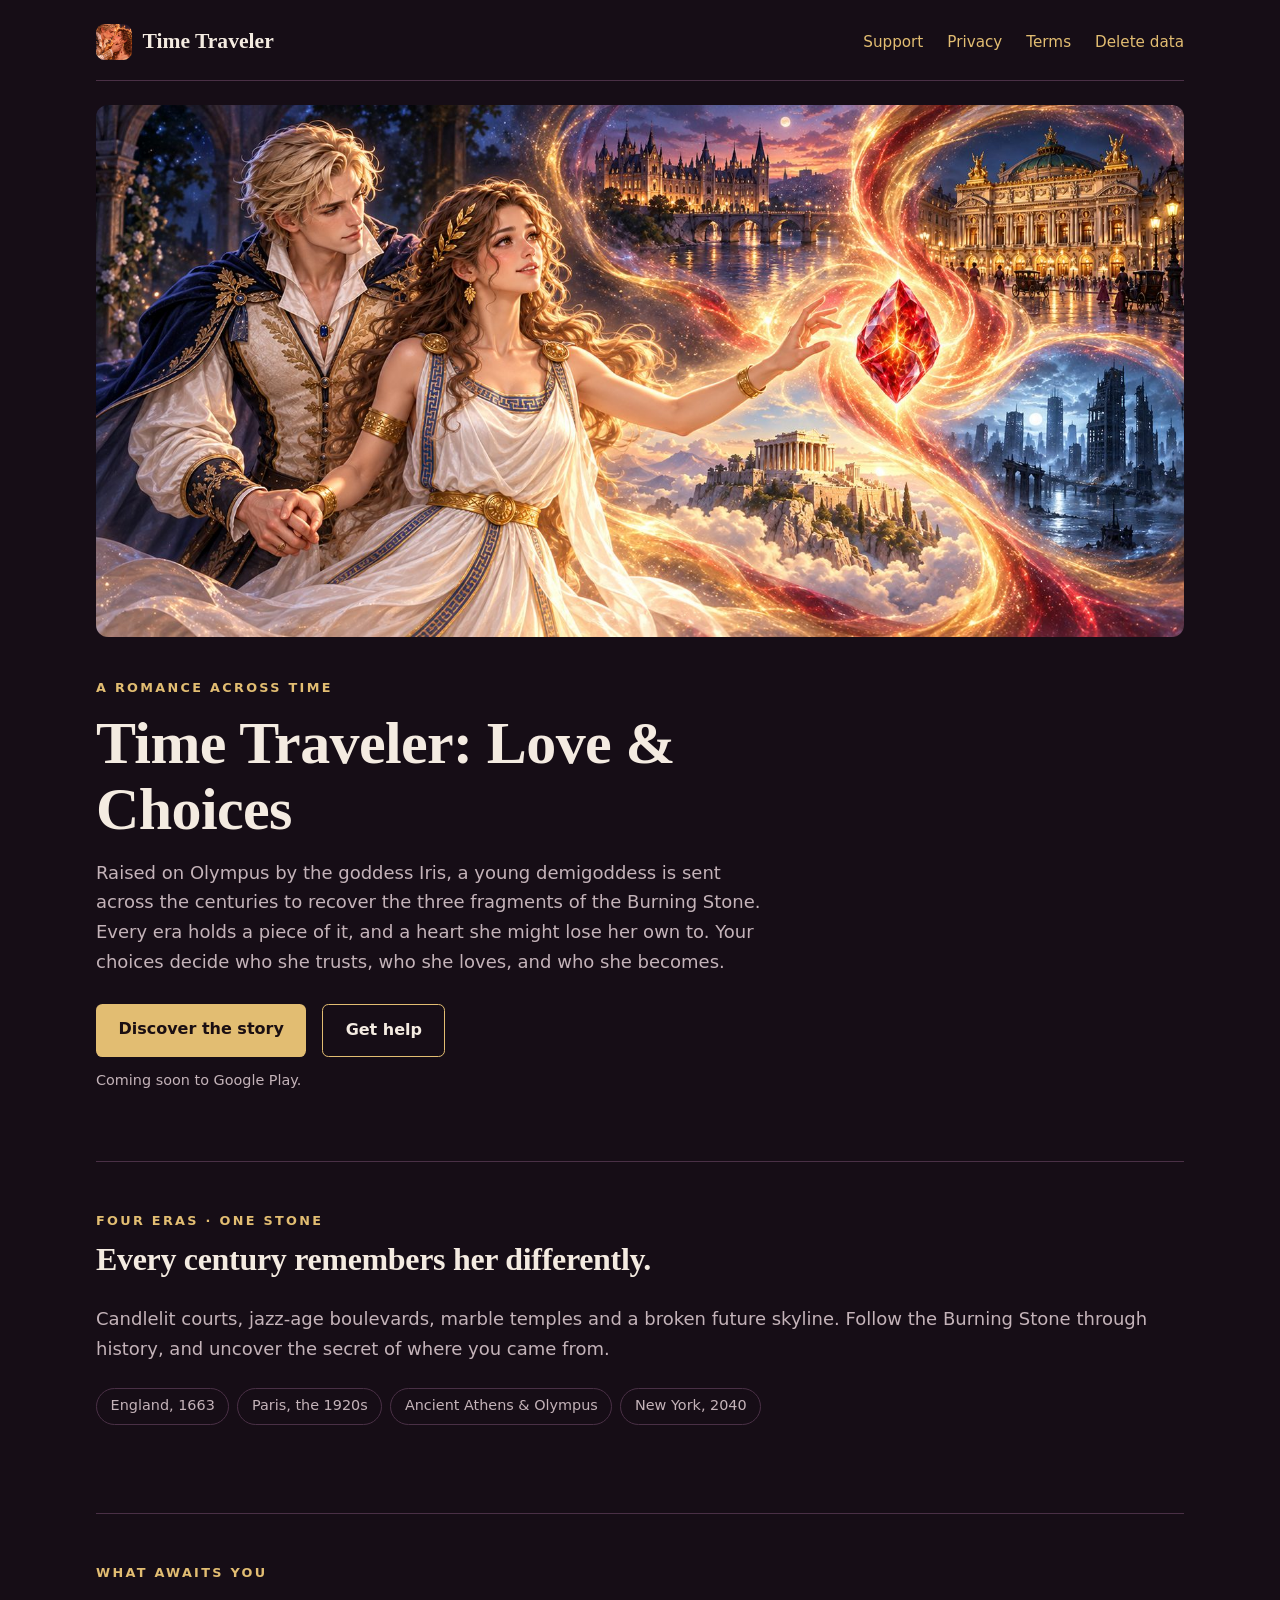
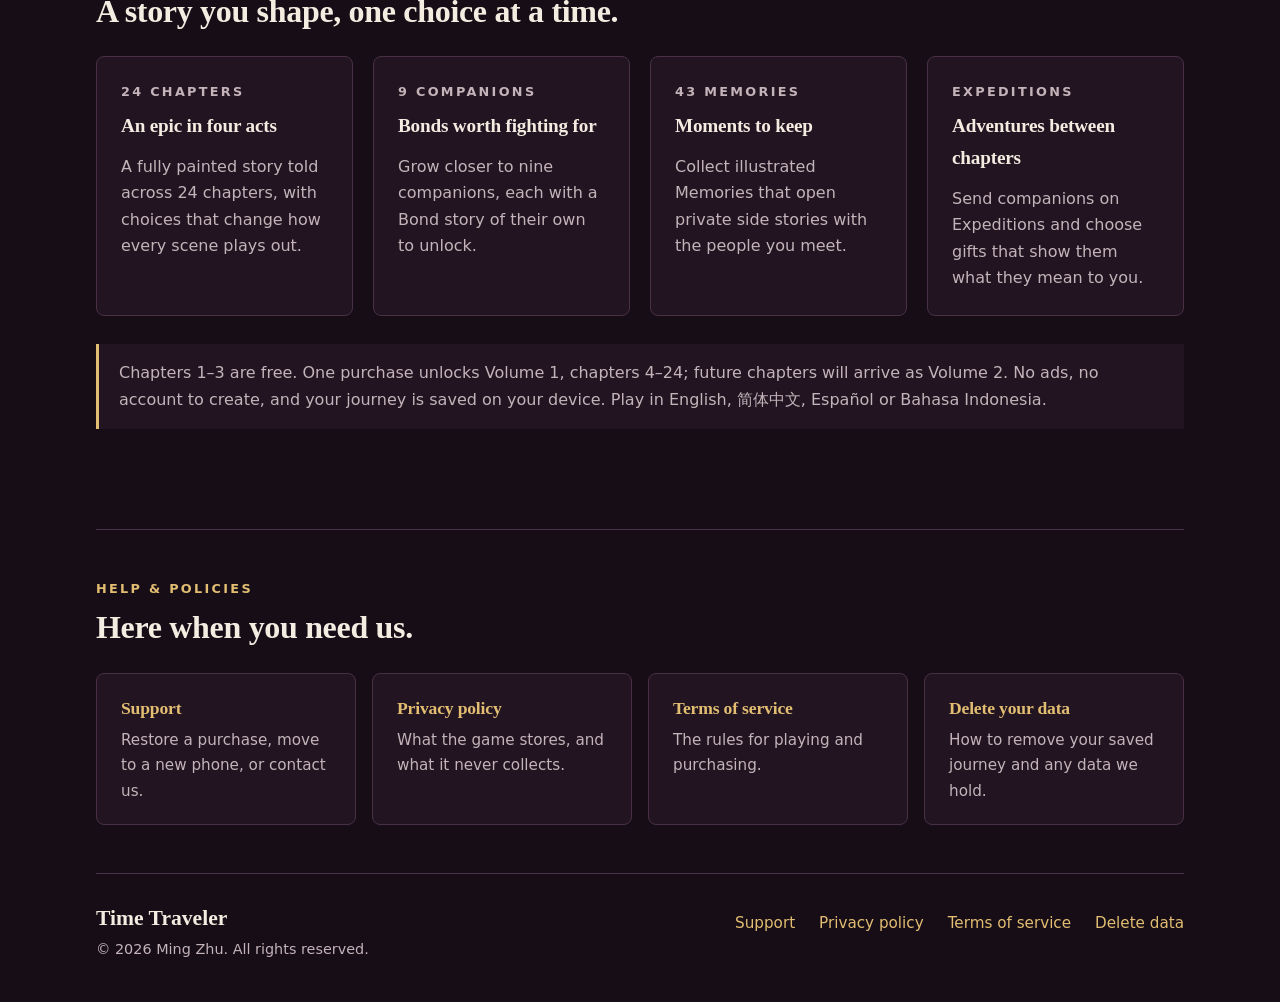
<file: index.html>
<!DOCTYPE html>
<html lang="en">
<head>
  <meta charset="utf-8">
  <meta name="viewport" content="width=device-width, initial-scale=1">
  <title>Time Traveler: Love &amp; Choices</title>
  <meta name="description" content="A painted interactive romance across four eras. Raised on Olympus, sent across the centuries to recover the Burning Stone — and to find out who she really is.">
  <link rel="canonical" href="https://minggamecn.github.io/time_traveler_site/">
  <meta property="og:type" content="website">
  <meta property="og:title" content="Time Traveler: Love &amp; Choices">
  <meta property="og:description" content="A painted interactive romance across four eras, where your choices shape every bond.">
  <meta property="og:image" content="https://minggamecn.github.io/time_traveler_site/assets/share.jpg">
  <meta property="og:url" content="https://minggamecn.github.io/time_traveler_site/">
  <meta name="twitter:card" content="summary_large_image">
  <meta name="theme-color" content="#160d16">
  <link rel="icon" href="favicon.png" type="image/png">
  <link rel="apple-touch-icon" href="apple-touch-icon.png">
  <link rel="stylesheet" href="styles.css">
</head>
<body>
<a class="skip-link" href="#main-content">Skip to content</a>
<div class="shell">
  <header class="site-header">
    <a class="brand" href="./" aria-current="page"><img src="assets/icon-256.png" alt="" width="36" height="36">Time Traveler</a>
    <nav class="site-links" aria-label="Main navigation"><a href="support/">Support</a><a href="privacy/">Privacy</a><a href="terms/">Terms</a><a href="delete-account/">Delete data</a></nav>
  </header>

  <main id="main-content" tabindex="-1">
    <figure class="hero">
      <img src="assets/hero.jpg" width="1600" height="781" fetchpriority="high" alt="A young woman in a white Greek gown reaches toward a glowing red crystal, a cloaked young man at her side. Ribbons of golden light frame a riverside palace, a grand opera house, the Acropolis above the clouds and a ruined future city.">
    </figure>

    <section class="hero-copy" aria-labelledby="hero-title">
      <p class="eyebrow">A romance across time</p>
      <h1 id="hero-title">Time Traveler: Love &amp; Choices</h1>
      <p class="intro">Raised on Olympus by the goddess Iris, a young demigoddess is sent across the centuries to recover the three fragments of the Burning Stone. Every era holds a piece of it, and a heart she might lose her own to. Your choices decide who she trusts, who she loves, and who she becomes.</p>
      <div class="hero-actions">
        <a class="button" href="#story">Discover the story</a>
        <a class="button secondary" href="support/">Get help</a>
      </div>
      <p class="availability">Coming soon to Google Play.</p>
    </section>

    <section id="story" class="section" aria-labelledby="story-title">
      <p class="eyebrow">Four eras · one stone</p>
      <h2 id="story-title">Every century remembers her differently.</h2>
      <p class="intro">Candlelit courts, jazz-age boulevards, marble temples and a broken future skyline. Follow the Burning Stone through history, and uncover the secret of where you came from.</p>
      <ul class="eras">
        <li>England, 1663</li>
        <li>Paris, the 1920s</li>
        <li>Ancient Athens &amp; Olympus</li>
        <li>New York, 2040</li>
      </ul>
    </section>

    <section class="section" aria-labelledby="features-title">
      <p class="eyebrow">What awaits you</p>
      <h2 id="features-title">A story you shape, one choice at a time.</h2>
      <div class="feature-grid">
        <div class="card"><p class="eyebrow">24 chapters</p><h3>An epic in four acts</h3><p>A fully painted story told across 24 chapters, with choices that change how every scene plays out.</p></div>
        <div class="card"><p class="eyebrow">9 companions</p><h3>Bonds worth fighting for</h3><p>Grow closer to nine companions, each with a Bond story of their own to unlock.</p></div>
        <div class="card"><p class="eyebrow">43 Memories</p><h3>Moments to keep</h3><p>Collect illustrated Memories that open private side stories with the people you meet.</p></div>
        <div class="card"><p class="eyebrow">Expeditions</p><h3>Adventures between chapters</h3><p>Send companions on Expeditions and choose gifts that show them what they mean to you.</p></div>
      </div>
      <p class="note">Chapters 1–3 are free. One purchase unlocks Volume 1, chapters 4–24; future chapters will arrive as Volume 2. No ads, no account to create, and your journey is saved on your device. Play in English, 简体中文, Español or Bahasa Indonesia.</p>
    </section>

    <section class="section" aria-labelledby="help-title">
      <p class="eyebrow">Help &amp; policies</p>
      <h2 id="help-title">Here when you need us.</h2>
      <div class="link-grid">
        <a class="link-card" href="support/"><h3>Support</h3><p>Restore a purchase, move to a new phone, or contact us.</p></a>
        <a class="link-card" href="privacy/"><h3>Privacy policy</h3><p>What the game stores, and what it never collects.</p></a>
        <a class="link-card" href="terms/"><h3>Terms of service</h3><p>The rules for playing and purchasing.</p></a>
        <a class="link-card" href="delete-account/"><h3>Delete your data</h3><p>How to remove your saved journey and any data we hold.</p></a>
      </div>
    </section>
  </main>

  <footer class="site-footer">
    <div><a class="brand" href="./">Time Traveler</a><p>© 2026 Ming Zhu. All rights reserved.</p></div>
    <nav class="site-links" aria-label="Footer navigation"><a href="support/">Support</a><a href="privacy/">Privacy policy</a><a href="terms/">Terms of service</a><a href="delete-account/">Delete data</a></nav>
  </footer>
</div>
</body>
</html>
</file>
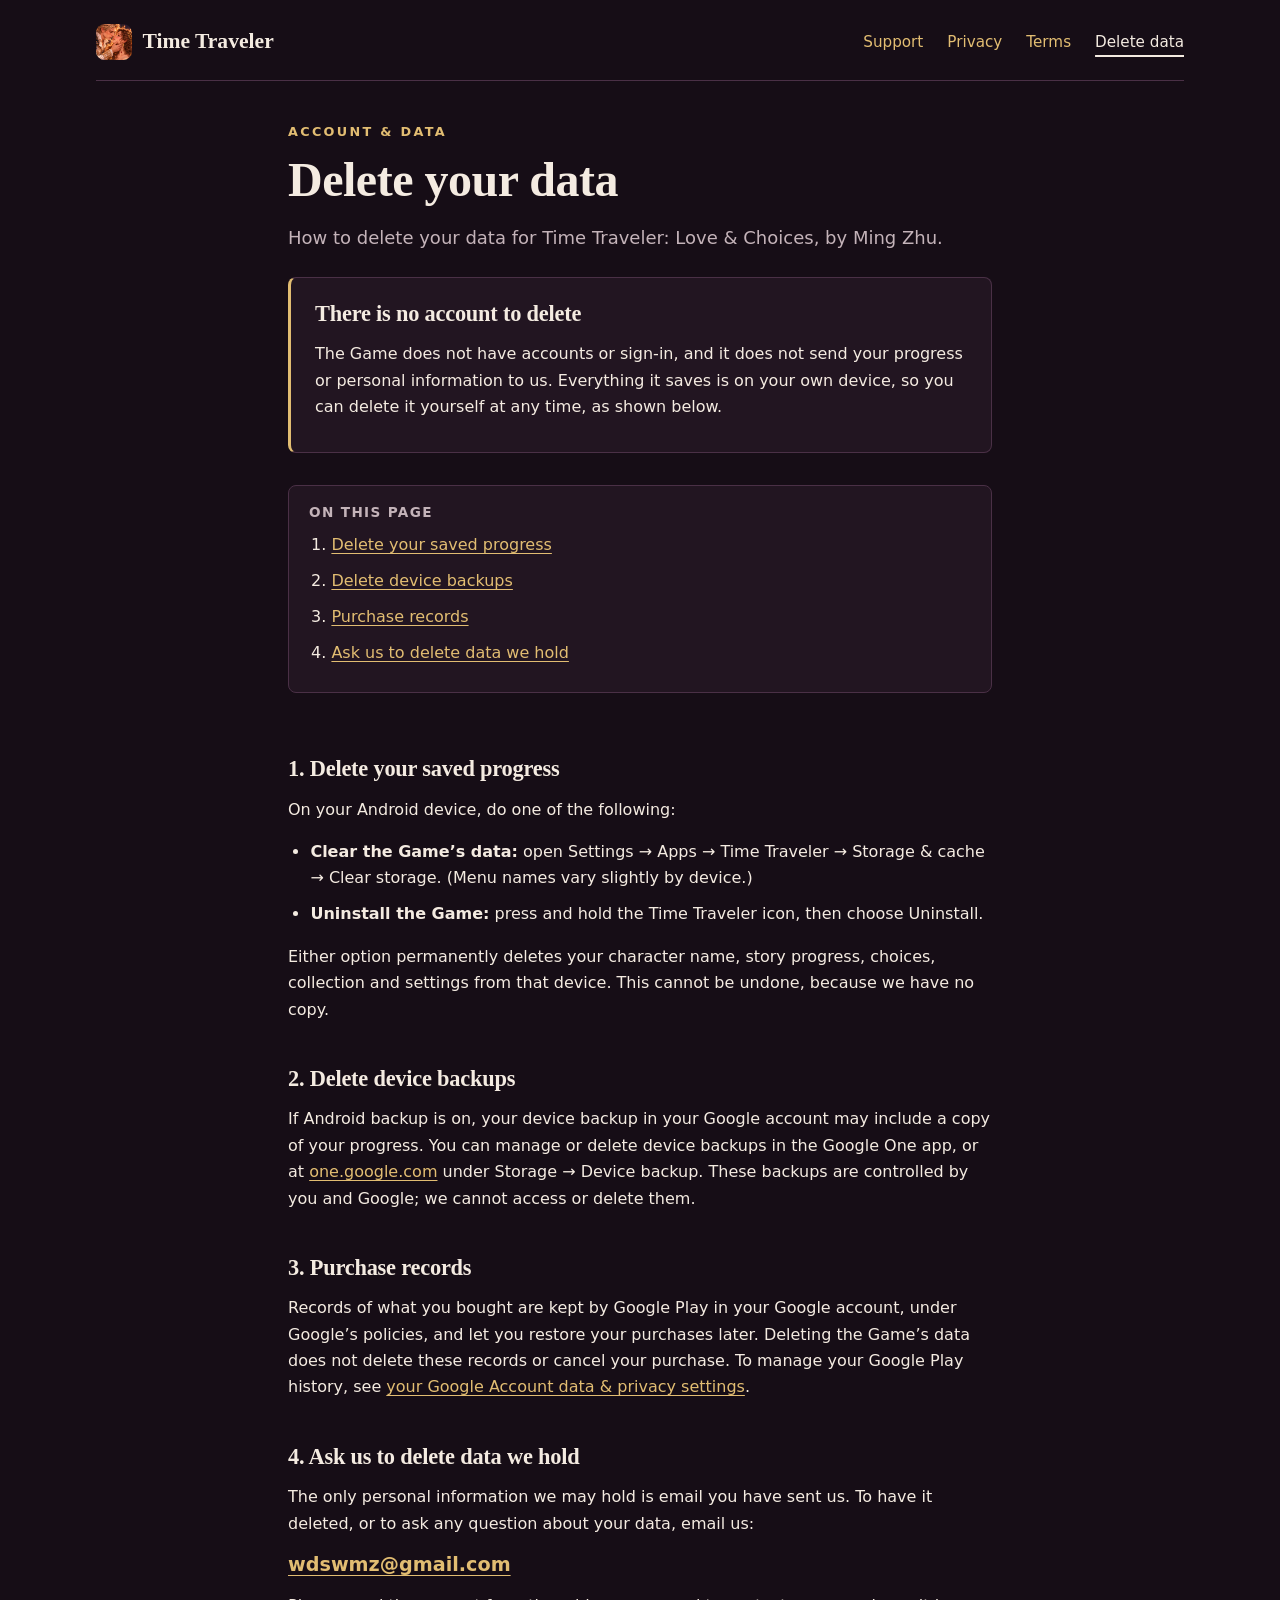
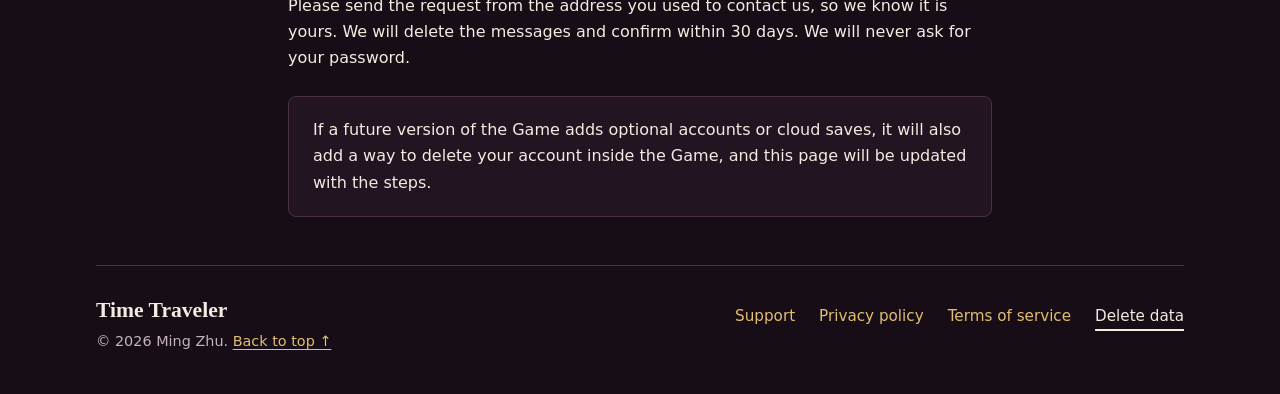
<file: delete-account/index.html>
<!DOCTYPE html>
<html lang="en">
<head>
  <meta charset="utf-8">
  <meta name="viewport" content="width=device-width, initial-scale=1">
  <title>Delete your data | Time Traveler: Love &amp; Choices</title>
  <meta name="description" content="How to delete your saved progress and any other data for Time Traveler: Love &amp; Choices. The game has no account; your data is on your device.">
  <link rel="canonical" href="https://minggamecn.github.io/time_traveler_site/delete-account/">
  <meta name="theme-color" content="#160d16">
  <link rel="icon" href="../favicon.png" type="image/png">
  <link rel="apple-touch-icon" href="../apple-touch-icon.png">
  <link rel="stylesheet" href="../styles.css">
</head>
<body>
<a class="skip-link" href="#main-content">Skip to content</a>
<div class="shell" id="top">
  <header class="site-header">
    <a class="brand" href="../"><img src="../assets/icon-256.png" alt="" width="36" height="36">Time Traveler</a>
    <nav class="site-links" aria-label="Main navigation"><a href="../support/">Support</a><a href="../privacy/">Privacy</a><a href="../terms/">Terms</a><a aria-current="page" href="../delete-account/">Delete data</a></nav>
  </header>

  <main id="main-content" tabindex="-1" class="document">
    <p class="eyebrow">Account &amp; data</p>
    <h1>Delete your data</h1>
    <p class="intro">How to delete your data for Time Traveler: Love &amp; Choices, by Ming Zhu.</p>

    <div class="panel highlight">
      <h2>There is no account to delete</h2>
      <p>The Game does not have accounts or sign-in, and it does not send your progress or personal information to us. Everything it saves is on your own device, so you can delete it yourself at any time, as shown below.</p>
    </div>

    <nav class="contents" aria-label="On this page">
      <h2>On this page</h2>
      <ol>
        <li><a href="#device">Delete your saved progress</a></li>
        <li><a href="#backup">Delete device backups</a></li>
        <li><a href="#purchases">Purchase records</a></li>
        <li><a href="#request">Ask us to delete data we hold</a></li>
      </ol>
    </nav>

    <section id="device" aria-labelledby="device-title">
      <h2 id="device-title">1. Delete your saved progress</h2>
      <p>On your Android device, do one of the following:</p>
      <ul>
        <li><strong>Clear the Game’s data:</strong> open Settings → Apps → Time Traveler → Storage &amp; cache → Clear storage. (Menu names vary slightly by device.)</li>
        <li><strong>Uninstall the Game:</strong> press and hold the Time Traveler icon, then choose Uninstall.</li>
      </ul>
      <p>Either option permanently deletes your character name, story progress, choices, collection and settings from that device. This cannot be undone, because we have no copy.</p>
    </section>

    <section id="backup" aria-labelledby="backup-title">
      <h2 id="backup-title">2. Delete device backups</h2>
      <p>If Android backup is on, your device backup in your Google account may include a copy of your progress. You can manage or delete device backups in the Google One app, or at <a href="https://one.google.com/storage/management">one.google.com</a> under Storage → Device backup. These backups are controlled by you and Google; we cannot access or delete them.</p>
    </section>

    <section id="purchases" aria-labelledby="purchases-title">
      <h2 id="purchases-title">3. Purchase records</h2>
      <p>Records of what you bought are kept by Google Play in your Google account, under Google’s policies, and let you restore your purchases later. Deleting the Game’s data does not delete these records or cancel your purchase. To manage your Google Play history, see <a href="https://myaccount.google.com/data-and-privacy">your Google Account data &amp; privacy settings</a>.</p>
    </section>

    <section id="request" aria-labelledby="request-title">
      <h2 id="request-title">4. Ask us to delete data we hold</h2>
      <p>The only personal information we may hold is email you have sent us. To have it deleted, or to ask any question about your data, email us:</p>
      <p><a class="contact-email" href="mailto:wdswmz@gmail.com?subject=Time%20Traveler%3A%20data%20deletion%20request">wdswmz@gmail.com</a></p>
      <p>Please send the request from the address you used to contact us, so we know it is yours. We will delete the messages and confirm within 30 days. We will never ask for your password.</p>
      <p class="panel">If a future version of the Game adds optional accounts or cloud saves, it will also add a way to delete your account inside the Game, and this page will be updated with the steps.</p>
    </section>
  </main>

  <footer class="site-footer">
    <div><a class="brand" href="../">Time Traveler</a><p>© 2026 Ming Zhu. <a href="#top">Back to top ↑</a></p></div>
    <nav class="site-links" aria-label="Footer navigation"><a href="../support/">Support</a><a href="../privacy/">Privacy policy</a><a href="../terms/">Terms of service</a><a aria-current="page" href="../delete-account/">Delete data</a></nav>
  </footer>
</div>
</body>
</html>
</file>
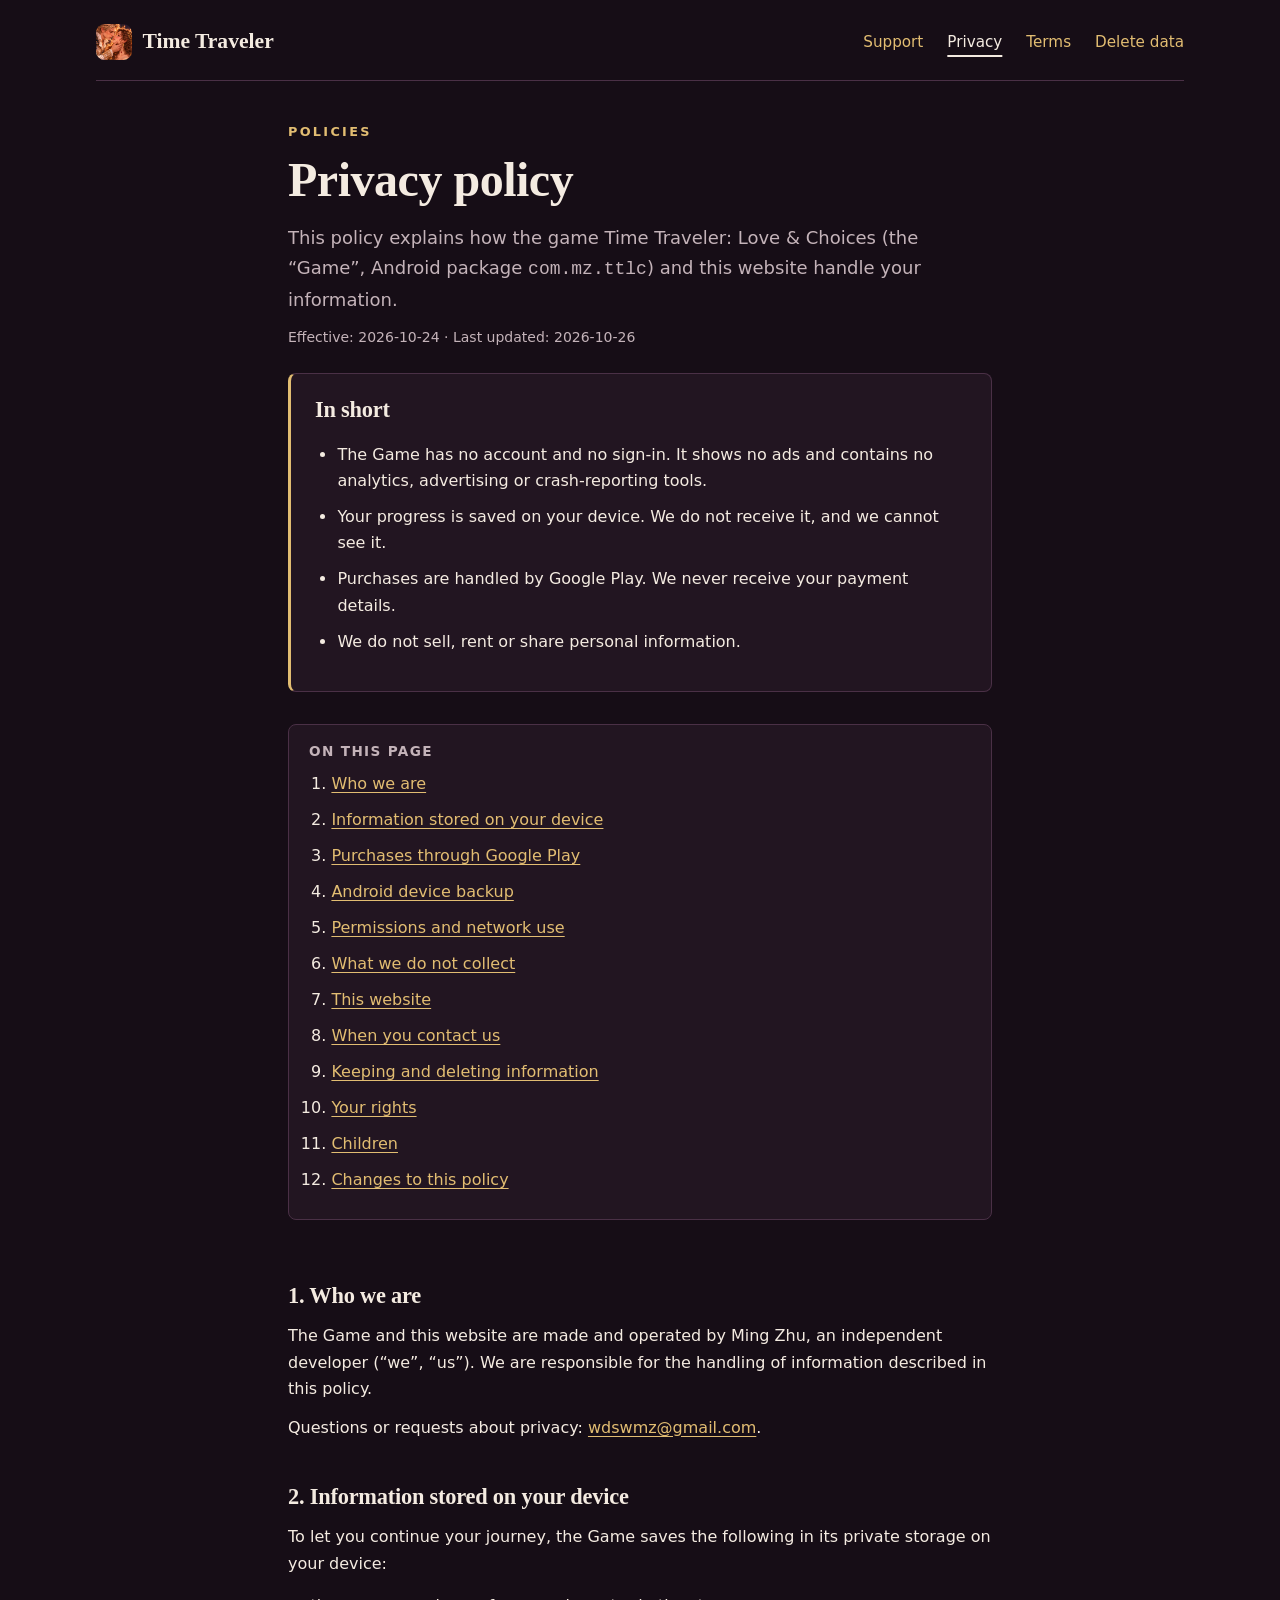
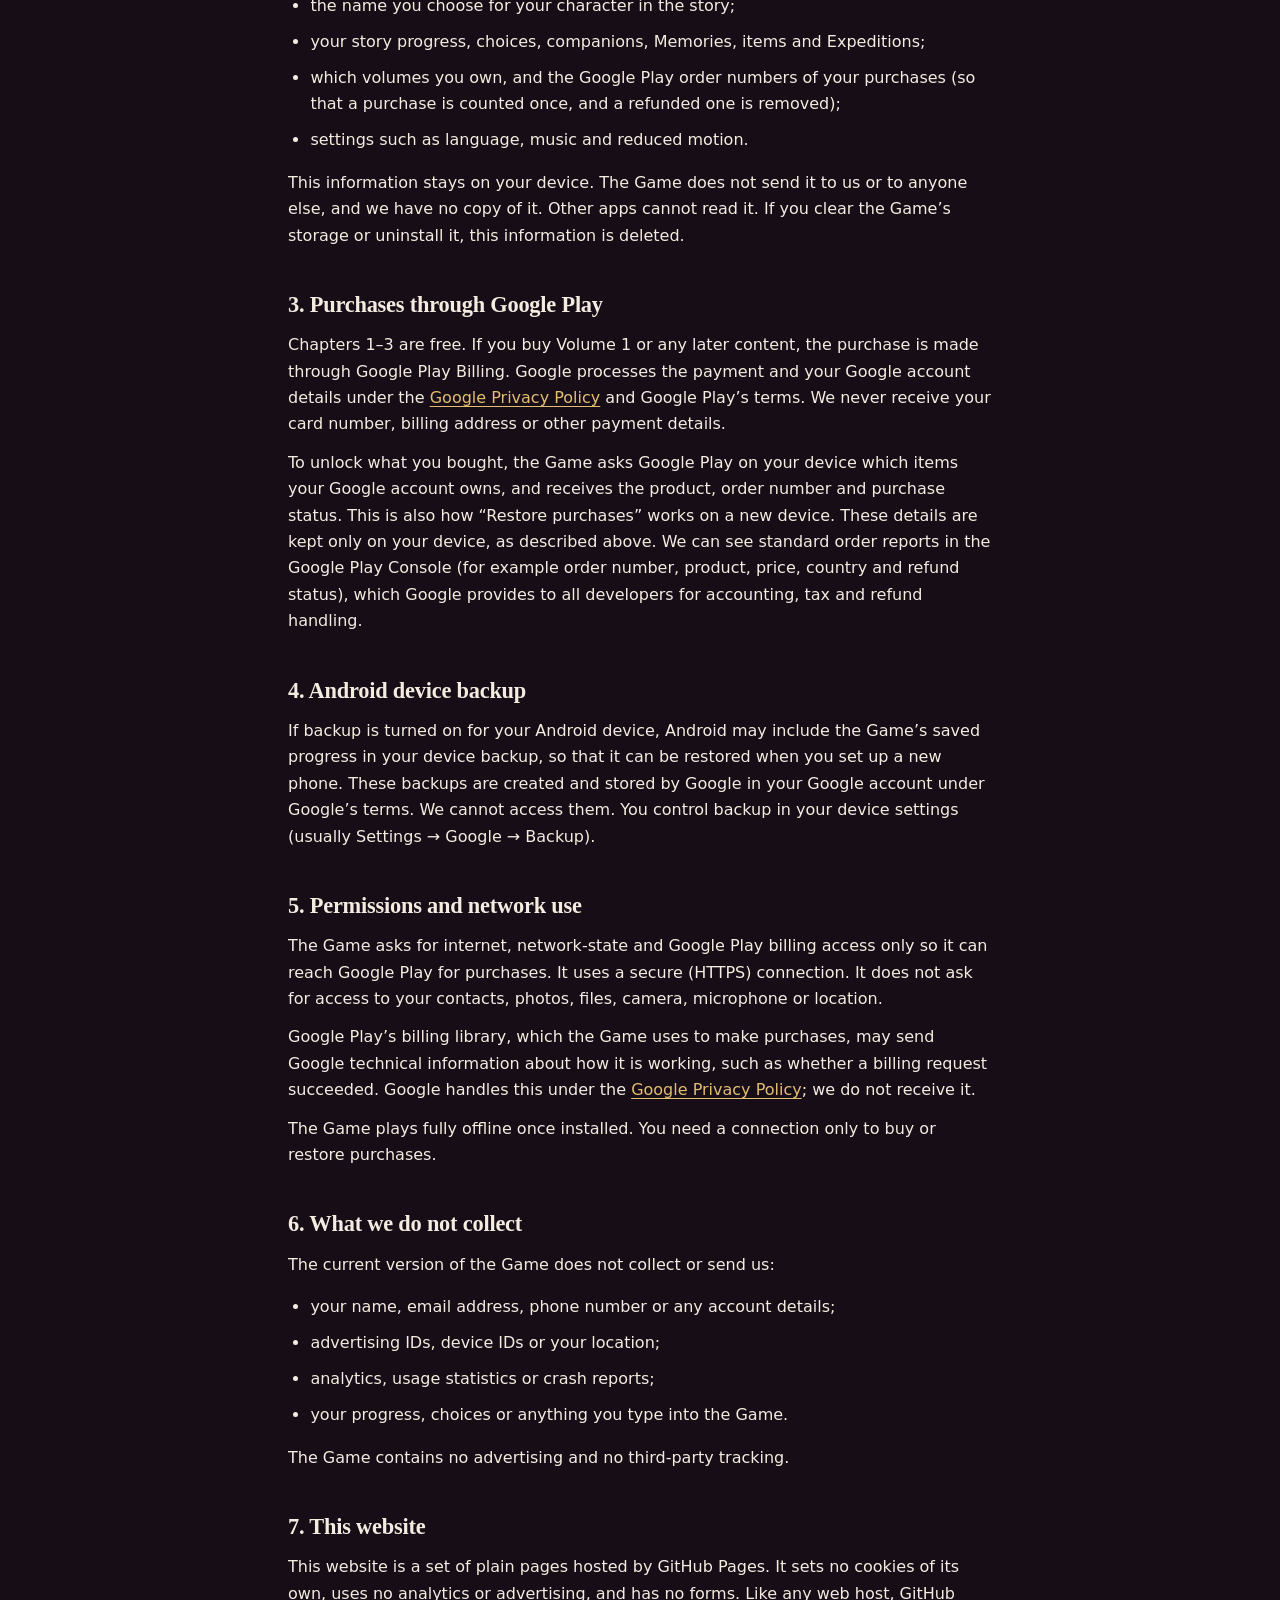
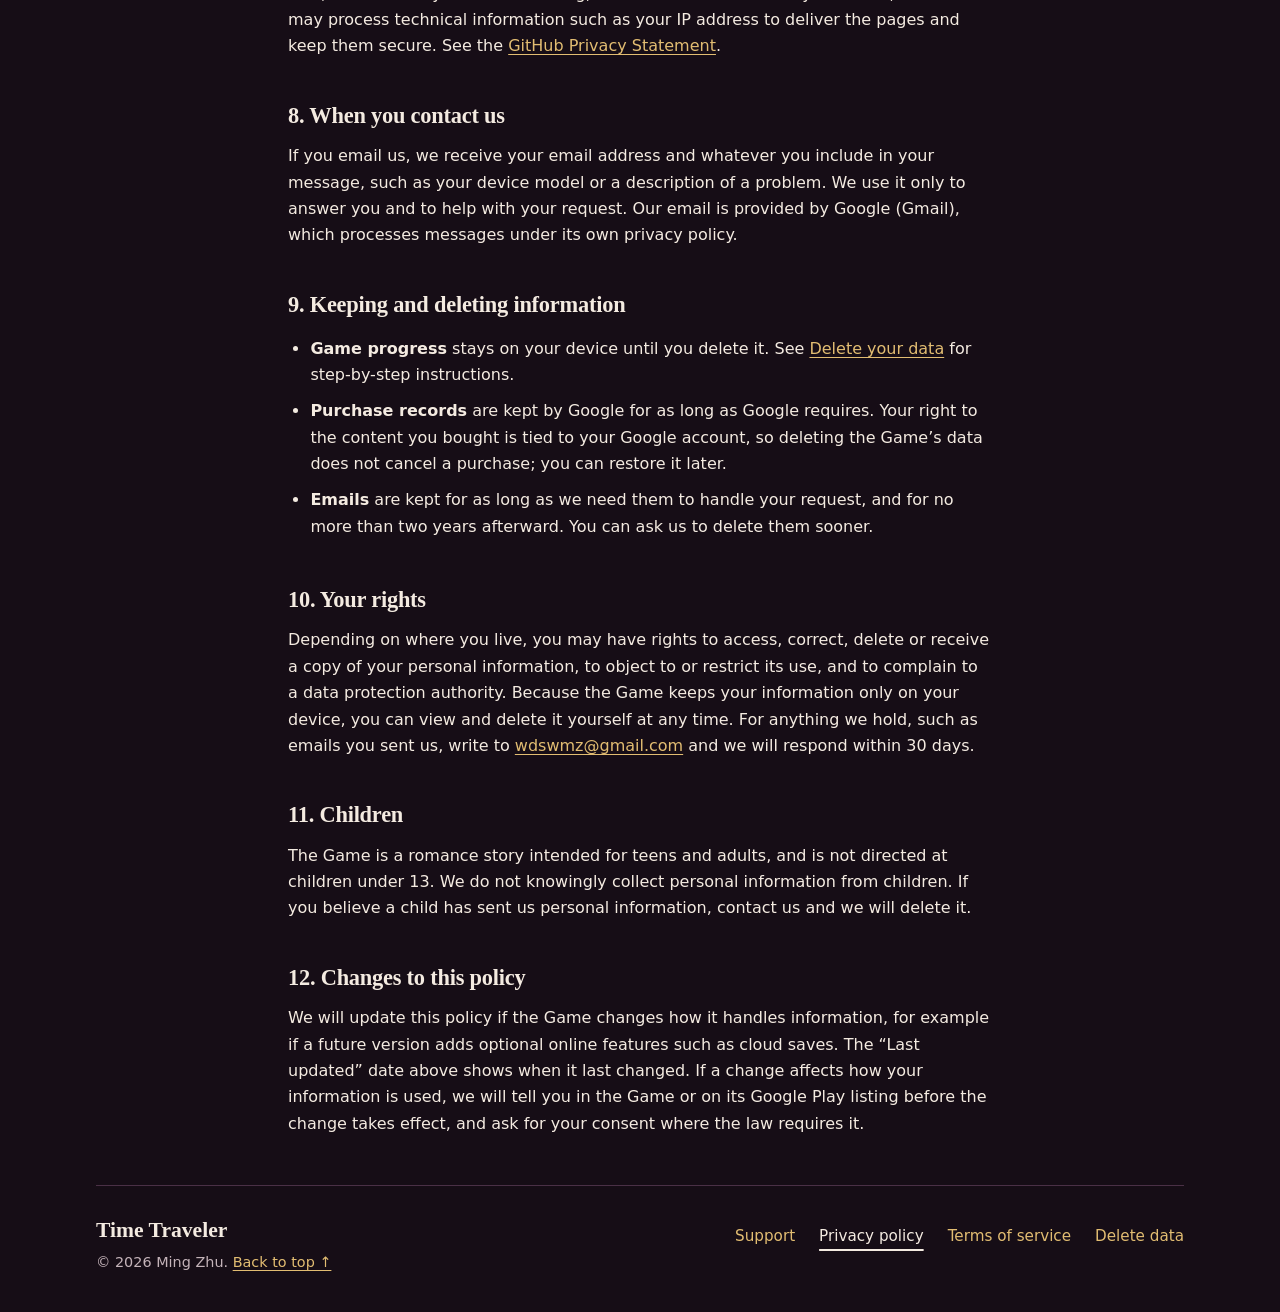
<file: privacy/index.html>
<!DOCTYPE html>
<html lang="en">
<head>
  <meta charset="utf-8">
  <meta name="viewport" content="width=device-width, initial-scale=1">
  <title>Privacy policy | Time Traveler: Love &amp; Choices</title>
  <meta name="description" content="How Time Traveler: Love &amp; Choices and this website handle your information. The game has no account, no ads and no analytics; your progress stays on your device.">
  <link rel="canonical" href="https://minggamecn.github.io/time_traveler_site/privacy/">
  <meta name="theme-color" content="#160d16">
  <link rel="icon" href="../favicon.png" type="image/png">
  <link rel="apple-touch-icon" href="../apple-touch-icon.png">
  <link rel="stylesheet" href="../styles.css">
</head>
<body>
<a class="skip-link" href="#main-content">Skip to content</a>
<div class="shell" id="top">
  <header class="site-header">
    <a class="brand" href="../"><img src="../assets/icon-256.png" alt="" width="36" height="36">Time Traveler</a>
    <nav class="site-links" aria-label="Main navigation"><a href="../support/">Support</a><a aria-current="page" href="../privacy/">Privacy</a><a href="../terms/">Terms</a><a href="../delete-account/">Delete data</a></nav>
  </header>

  <main id="main-content" tabindex="-1" class="document">
    <p class="eyebrow">Policies</p>
    <h1>Privacy policy</h1>
    <p class="intro">This policy explains how the game Time Traveler: Love &amp; Choices (the “Game”, Android package <code>com.mz.ttlc</code>) and this website handle your information.</p>
    <p class="policy-date">Effective: <time datetime="2026-10-24">2026-10-24</time> · Last updated: <time datetime="2026-10-26">2026-10-26</time></p>

    <div class="panel highlight">
      <h2>In short</h2>
      <ul>
        <li>The Game has no account and no sign-in. It shows no ads and contains no analytics, advertising or crash-reporting tools.</li>
        <li>Your progress is saved on your device. We do not receive it, and we cannot see it.</li>
        <li>Purchases are handled by Google Play. We never receive your payment details.</li>
        <li>We do not sell, rent or share personal information.</li>
      </ul>
    </div>

    <nav class="contents" aria-label="On this page">
      <h2>On this page</h2>
      <ol>
        <li><a href="#operator">Who we are</a></li>
        <li><a href="#device">Information stored on your device</a></li>
        <li><a href="#purchases">Purchases through Google Play</a></li>
        <li><a href="#backup">Android device backup</a></li>
        <li><a href="#network">Permissions and network use</a></li>
        <li><a href="#not-collected">What we do not collect</a></li>
        <li><a href="#website">This website</a></li>
        <li><a href="#contact-data">When you contact us</a></li>
        <li><a href="#retention">Keeping and deleting information</a></li>
        <li><a href="#rights">Your rights</a></li>
        <li><a href="#children">Children</a></li>
        <li><a href="#changes">Changes to this policy</a></li>
      </ol>
    </nav>

    <section id="operator" aria-labelledby="operator-title">
      <h2 id="operator-title">1. Who we are</h2>
      <p>The Game and this website are made and operated by Ming Zhu, an independent developer (“we”, “us”). We are responsible for the handling of information described in this policy.</p>
      <p>Questions or requests about privacy: <a href="mailto:wdswmz@gmail.com">wdswmz@gmail.com</a>.</p>
    </section>

    <section id="device" aria-labelledby="device-title">
      <h2 id="device-title">2. Information stored on your device</h2>
      <p>To let you continue your journey, the Game saves the following in its private storage on your device:</p>
      <ul>
        <li>the name you choose for your character in the story;</li>
        <li>your story progress, choices, companions, Memories, items and Expeditions;</li>
        <li>which volumes you own, and the Google Play order numbers of your purchases (so that a purchase is counted once, and a refunded one is removed);</li>
        <li>settings such as language, music and reduced motion.</li>
      </ul>
      <p>This information stays on your device. The Game does not send it to us or to anyone else, and we have no copy of it. Other apps cannot read it. If you clear the Game’s storage or uninstall it, this information is deleted.</p>
    </section>

    <section id="purchases" aria-labelledby="purchases-title">
      <h2 id="purchases-title">3. Purchases through Google Play</h2>
      <p>Chapters 1–3 are free. If you buy Volume 1 or any later content, the purchase is made through Google Play Billing. Google processes the payment and your Google account details under the <a href="https://policies.google.com/privacy">Google Privacy Policy</a> and Google Play’s terms. We never receive your card number, billing address or other payment details.</p>
      <p>To unlock what you bought, the Game asks Google Play on your device which items your Google account owns, and receives the product, order number and purchase status. This is also how “Restore purchases” works on a new device. These details are kept only on your device, as described above. We can see standard order reports in the Google Play Console (for example order number, product, price, country and refund status), which Google provides to all developers for accounting, tax and refund handling.</p>
    </section>

    <section id="backup" aria-labelledby="backup-title">
      <h2 id="backup-title">4. Android device backup</h2>
      <p>If backup is turned on for your Android device, Android may include the Game’s saved progress in your device backup, so that it can be restored when you set up a new phone. These backups are created and stored by Google in your Google account under Google’s terms. We cannot access them. You control backup in your device settings (usually Settings → Google → Backup).</p>
    </section>

    <section id="network" aria-labelledby="network-title">
      <h2 id="network-title">5. Permissions and network use</h2>
      <p>The Game asks for internet, network-state and Google Play billing access only so it can reach Google Play for purchases. It uses a secure (HTTPS) connection. It does not ask for access to your contacts, photos, files, camera, microphone or location.</p>
      <p>Google Play’s billing library, which the Game uses to make purchases, may send Google technical information about how it is working, such as whether a billing request succeeded. Google handles this under the <a href="https://policies.google.com/privacy">Google Privacy Policy</a>; we do not receive it.</p>
      <p>The Game plays fully offline once installed. You need a connection only to buy or restore purchases.</p>
    </section>

    <section id="not-collected" aria-labelledby="not-collected-title">
      <h2 id="not-collected-title">6. What we do not collect</h2>
      <p>The current version of the Game does not collect or send us:</p>
      <ul>
        <li>your name, email address, phone number or any account details;</li>
        <li>advertising IDs, device IDs or your location;</li>
        <li>analytics, usage statistics or crash reports;</li>
        <li>your progress, choices or anything you type into the Game.</li>
      </ul>
      <p>The Game contains no advertising and no third-party tracking.</p>
    </section>

    <section id="website" aria-labelledby="website-title">
      <h2 id="website-title">7. This website</h2>
      <p>This website is a set of plain pages hosted by GitHub Pages. It sets no cookies of its own, uses no analytics or advertising, and has no forms. Like any web host, GitHub may process technical information such as your IP address to deliver the pages and keep them secure. See the <a href="https://docs.github.com/site-policy/privacy-policies/github-general-privacy-statement">GitHub Privacy Statement</a>.</p>
    </section>

    <section id="contact-data" aria-labelledby="contact-data-title">
      <h2 id="contact-data-title">8. When you contact us</h2>
      <p>If you email us, we receive your email address and whatever you include in your message, such as your device model or a description of a problem. We use it only to answer you and to help with your request. Our email is provided by Google (Gmail), which processes messages under its own privacy policy.</p>
    </section>

    <section id="retention" aria-labelledby="retention-title">
      <h2 id="retention-title">9. Keeping and deleting information</h2>
      <ul>
        <li><strong>Game progress</strong> stays on your device until you delete it. See <a href="../delete-account/">Delete your data</a> for step-by-step instructions.</li>
        <li><strong>Purchase records</strong> are kept by Google for as long as Google requires. Your right to the content you bought is tied to your Google account, so deleting the Game’s data does not cancel a purchase; you can restore it later.</li>
        <li><strong>Emails</strong> are kept for as long as we need them to handle your request, and for no more than two years afterward. You can ask us to delete them sooner.</li>
      </ul>
    </section>

    <section id="rights" aria-labelledby="rights-title">
      <h2 id="rights-title">10. Your rights</h2>
      <p>Depending on where you live, you may have rights to access, correct, delete or receive a copy of your personal information, to object to or restrict its use, and to complain to a data protection authority. Because the Game keeps your information only on your device, you can view and delete it yourself at any time. For anything we hold, such as emails you sent us, write to <a href="mailto:wdswmz@gmail.com">wdswmz@gmail.com</a> and we will respond within 30 days.</p>
    </section>

    <section id="children" aria-labelledby="children-title">
      <h2 id="children-title">11. Children</h2>
      <p>The Game is a romance story intended for teens and adults, and is not directed at children under 13. We do not knowingly collect personal information from children. If you believe a child has sent us personal information, contact us and we will delete it.</p>
    </section>

    <section id="changes" aria-labelledby="changes-title">
      <h2 id="changes-title">12. Changes to this policy</h2>
      <p>We will update this policy if the Game changes how it handles information, for example if a future version adds optional online features such as cloud saves. The “Last updated” date above shows when it last changed. If a change affects how your information is used, we will tell you in the Game or on its Google Play listing before the change takes effect, and ask for your consent where the law requires it.</p>
    </section>
  </main>

  <footer class="site-footer">
    <div><a class="brand" href="../">Time Traveler</a><p>© 2026 Ming Zhu. <a href="#top">Back to top ↑</a></p></div>
    <nav class="site-links" aria-label="Footer navigation"><a href="../support/">Support</a><a aria-current="page" href="../privacy/">Privacy policy</a><a href="../terms/">Terms of service</a><a href="../delete-account/">Delete data</a></nav>
  </footer>
</div>
</body>
</html>
</file>
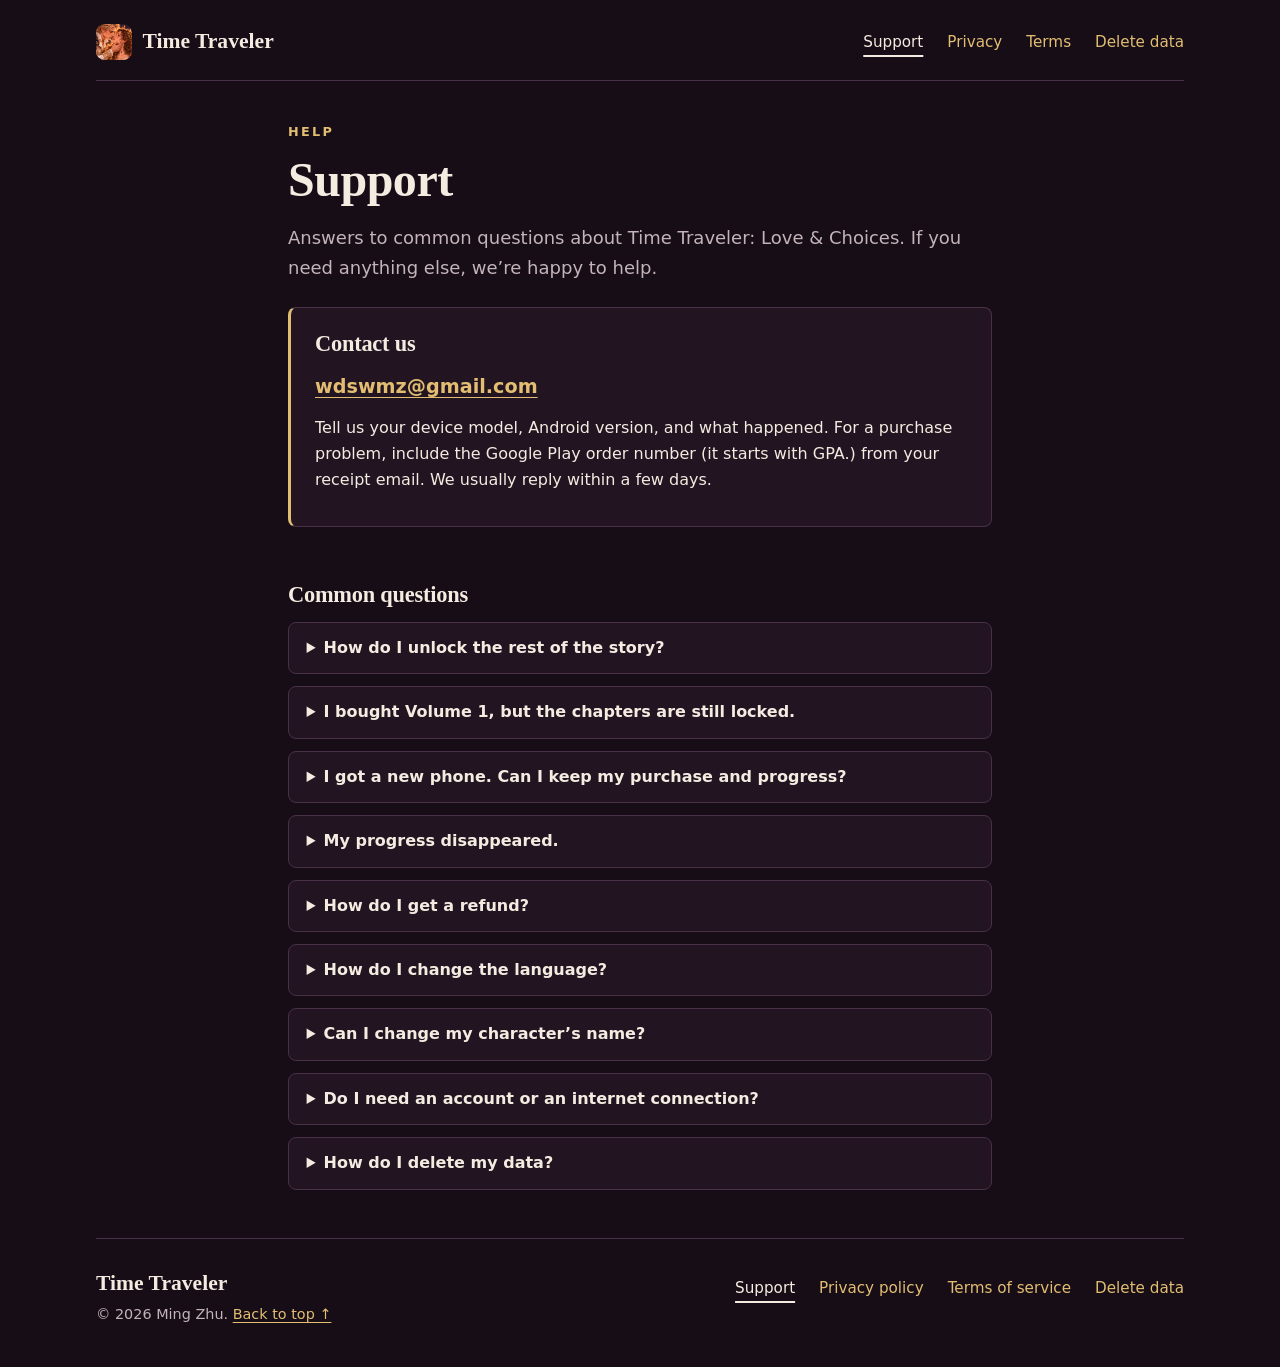
<file: support/index.html>
<!DOCTYPE html>
<html lang="en">
<head>
  <meta charset="utf-8">
  <meta name="viewport" content="width=device-width, initial-scale=1">
  <title>Support | Time Traveler: Love &amp; Choices</title>
  <meta name="description" content="Help with Time Traveler: Love &amp; Choices: restoring purchases, moving to a new phone, refunds, language, and how to contact us.">
  <link rel="canonical" href="https://minggamecn.github.io/time_traveler_site/support/">
  <meta name="theme-color" content="#160d16">
  <link rel="icon" href="../favicon.png" type="image/png">
  <link rel="apple-touch-icon" href="../apple-touch-icon.png">
  <link rel="stylesheet" href="../styles.css">
</head>
<body>
<a class="skip-link" href="#main-content">Skip to content</a>
<div class="shell" id="top">
  <header class="site-header">
    <a class="brand" href="../"><img src="../assets/icon-256.png" alt="" width="36" height="36">Time Traveler</a>
    <nav class="site-links" aria-label="Main navigation"><a aria-current="page" href="../support/">Support</a><a href="../privacy/">Privacy</a><a href="../terms/">Terms</a><a href="../delete-account/">Delete data</a></nav>
  </header>

  <main id="main-content" tabindex="-1" class="document">
    <p class="eyebrow">Help</p>
    <h1>Support</h1>
    <p class="intro">Answers to common questions about Time Traveler: Love &amp; Choices. If you need anything else, we’re happy to help.</p>

    <div class="panel highlight">
      <h2>Contact us</h2>
      <p><a class="contact-email" href="mailto:wdswmz@gmail.com?subject=Time%20Traveler%20support">wdswmz@gmail.com</a></p>
      <p>Tell us your device model, Android version, and what happened. For a purchase problem, include the Google Play order number (it starts with GPA.) from your receipt email. We usually reply within a few days.</p>
    </div>

    <section aria-labelledby="faq-title">
      <h2 id="faq-title">Common questions</h2>

      <details>
        <summary>How do I unlock the rest of the story?</summary>
        <p>Chapters 1–3 are free. Tap “Unlock the full story” to buy Volume 1, which unlocks chapters 4–24 with a single purchase through Google Play. Future chapters will arrive as Volume 2.</p>
      </details>

      <details>
        <summary>I bought Volume 1, but the chapters are still locked.</summary>
        <p>Make sure you are connected to the internet and signed in to Google Play with the account you used to buy it, then open Settings in the Game and tap “Restore purchases”. If a payment is still pending, the chapters unlock once Google Play confirms it. If it still doesn’t work, email us with your order number.</p>
      </details>

      <details>
        <summary>I got a new phone. Can I keep my purchase and progress?</summary>
        <p>Your purchase: yes. Install the Game on the new phone with the same Google account and tap “Restore purchases” in Settings.</p>
        <p>Your progress is saved on the device, not online. If you set up the new phone from an Android backup of the old one, your progress may come with it. Otherwise the story starts again from the beginning, with everything you bought still unlocked.</p>
      </details>

      <details>
        <summary>My progress disappeared.</summary>
        <p>Progress is lost if the Game’s storage is cleared or the Game is uninstalled. We don’t keep a copy, so we can’t restore it for you. If the Game finds a damaged save, it automatically tries its last good backup first. Purchases are never lost; use “Restore purchases” to get them back.</p>
      </details>

      <details>
        <summary>How do I get a refund?</summary>
        <p>Purchases are refunded through Google Play. Within 48 hours of buying, you can usually request a refund at <a href="https://play.google.com/store/account/orderhistory">play.google.com → Order history</a>. After that, see <a href="https://support.google.com/googleplay/answer/2479637">Google Play’s refund help</a>, or email us and we will look into it.</p>
      </details>

      <details>
        <summary>How do I change the language?</summary>
        <p>The Game starts in your device language if it is supported: English, 简体中文, Español or Bahasa Indonesia. Otherwise it starts in English. To switch, open Settings in the Game and choose Language.</p>
      </details>

      <details>
        <summary>Can I change my character’s name?</summary>
        <p>Yes. Open Settings in the Game and edit “Your name in the story”.</p>
      </details>

      <details>
        <summary>Do I need an account or an internet connection?</summary>
        <p>No account is needed, and the Game plays offline. You only need a connection to buy or restore purchases.</p>
      </details>

      <details>
        <summary>How do I delete my data?</summary>
        <p>Everything the Game saves is on your device. See <a href="../delete-account/">Delete your data</a> for the steps.</p>
      </details>
    </section>
  </main>

  <footer class="site-footer">
    <div><a class="brand" href="../">Time Traveler</a><p>© 2026 Ming Zhu. <a href="#top">Back to top ↑</a></p></div>
    <nav class="site-links" aria-label="Footer navigation"><a aria-current="page" href="../support/">Support</a><a href="../privacy/">Privacy policy</a><a href="../terms/">Terms of service</a><a href="../delete-account/">Delete data</a></nav>
  </footer>
</div>
</body>
</html>
</file>
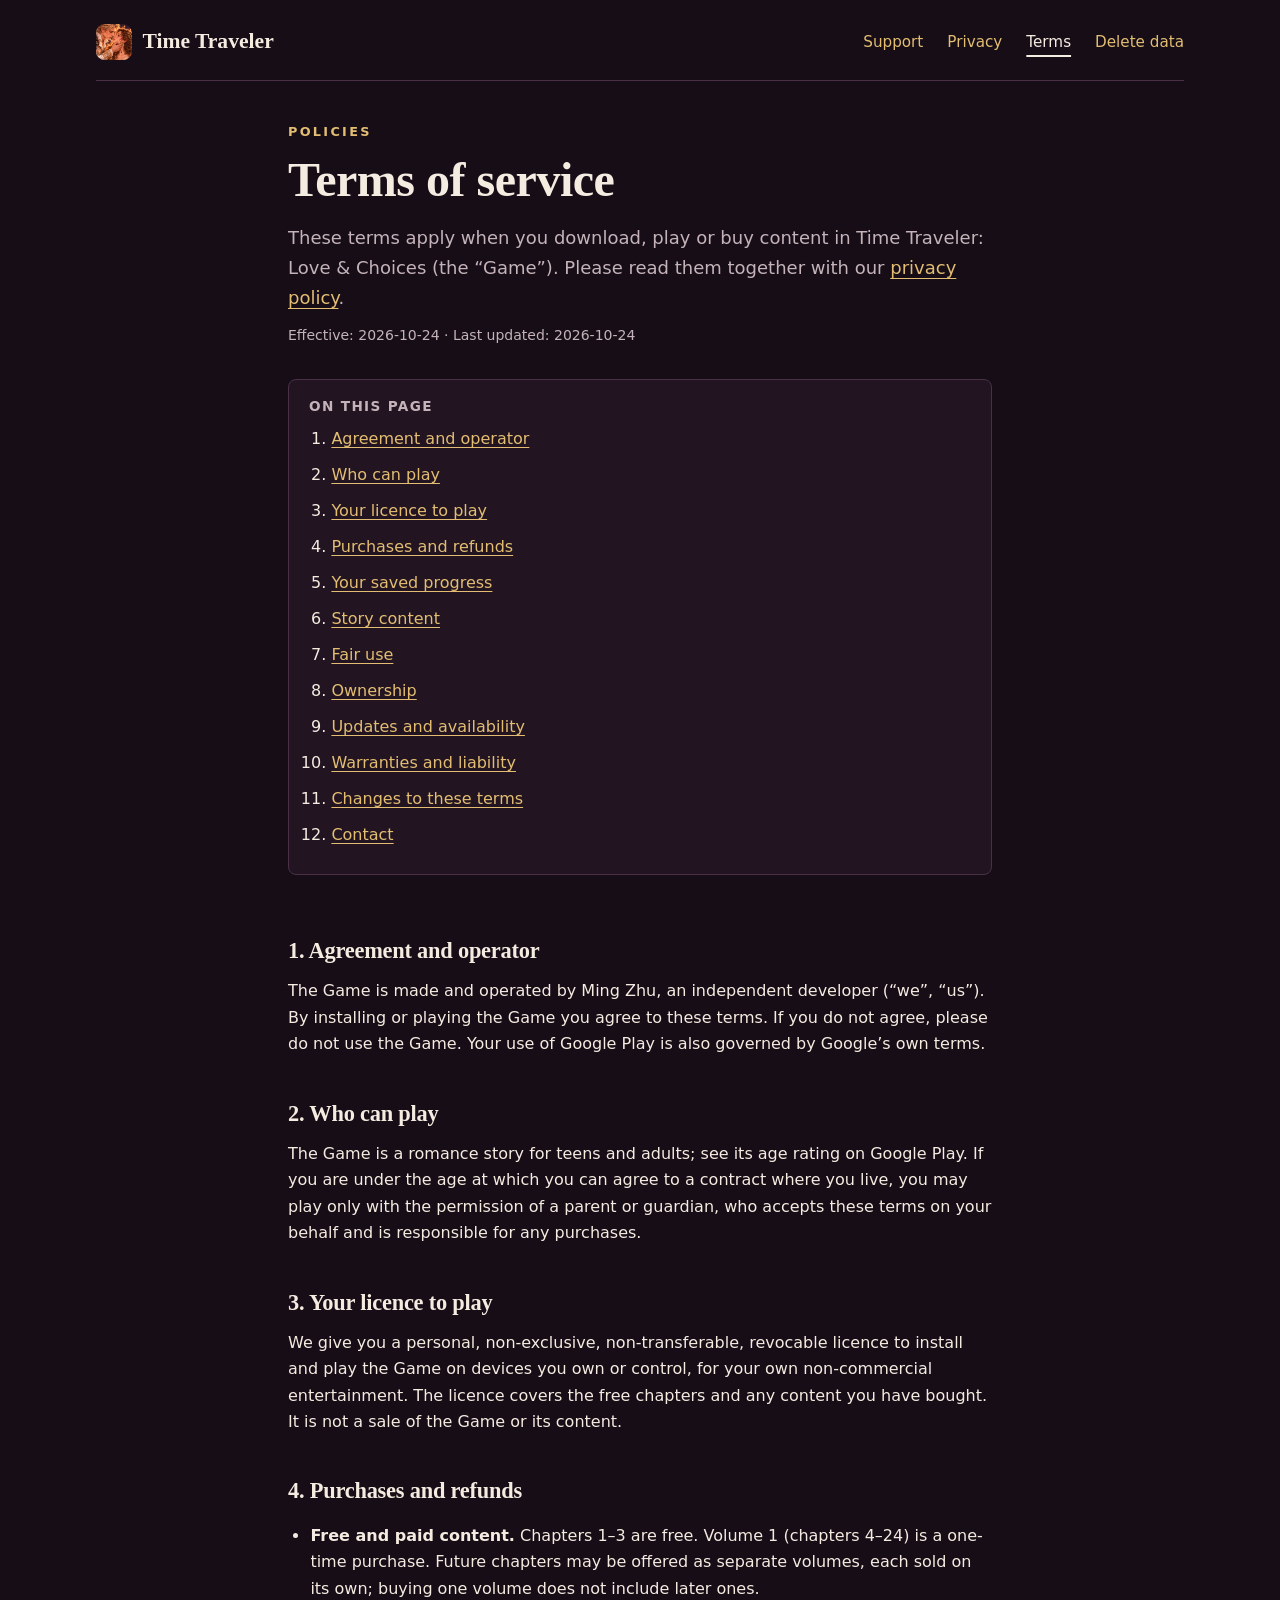
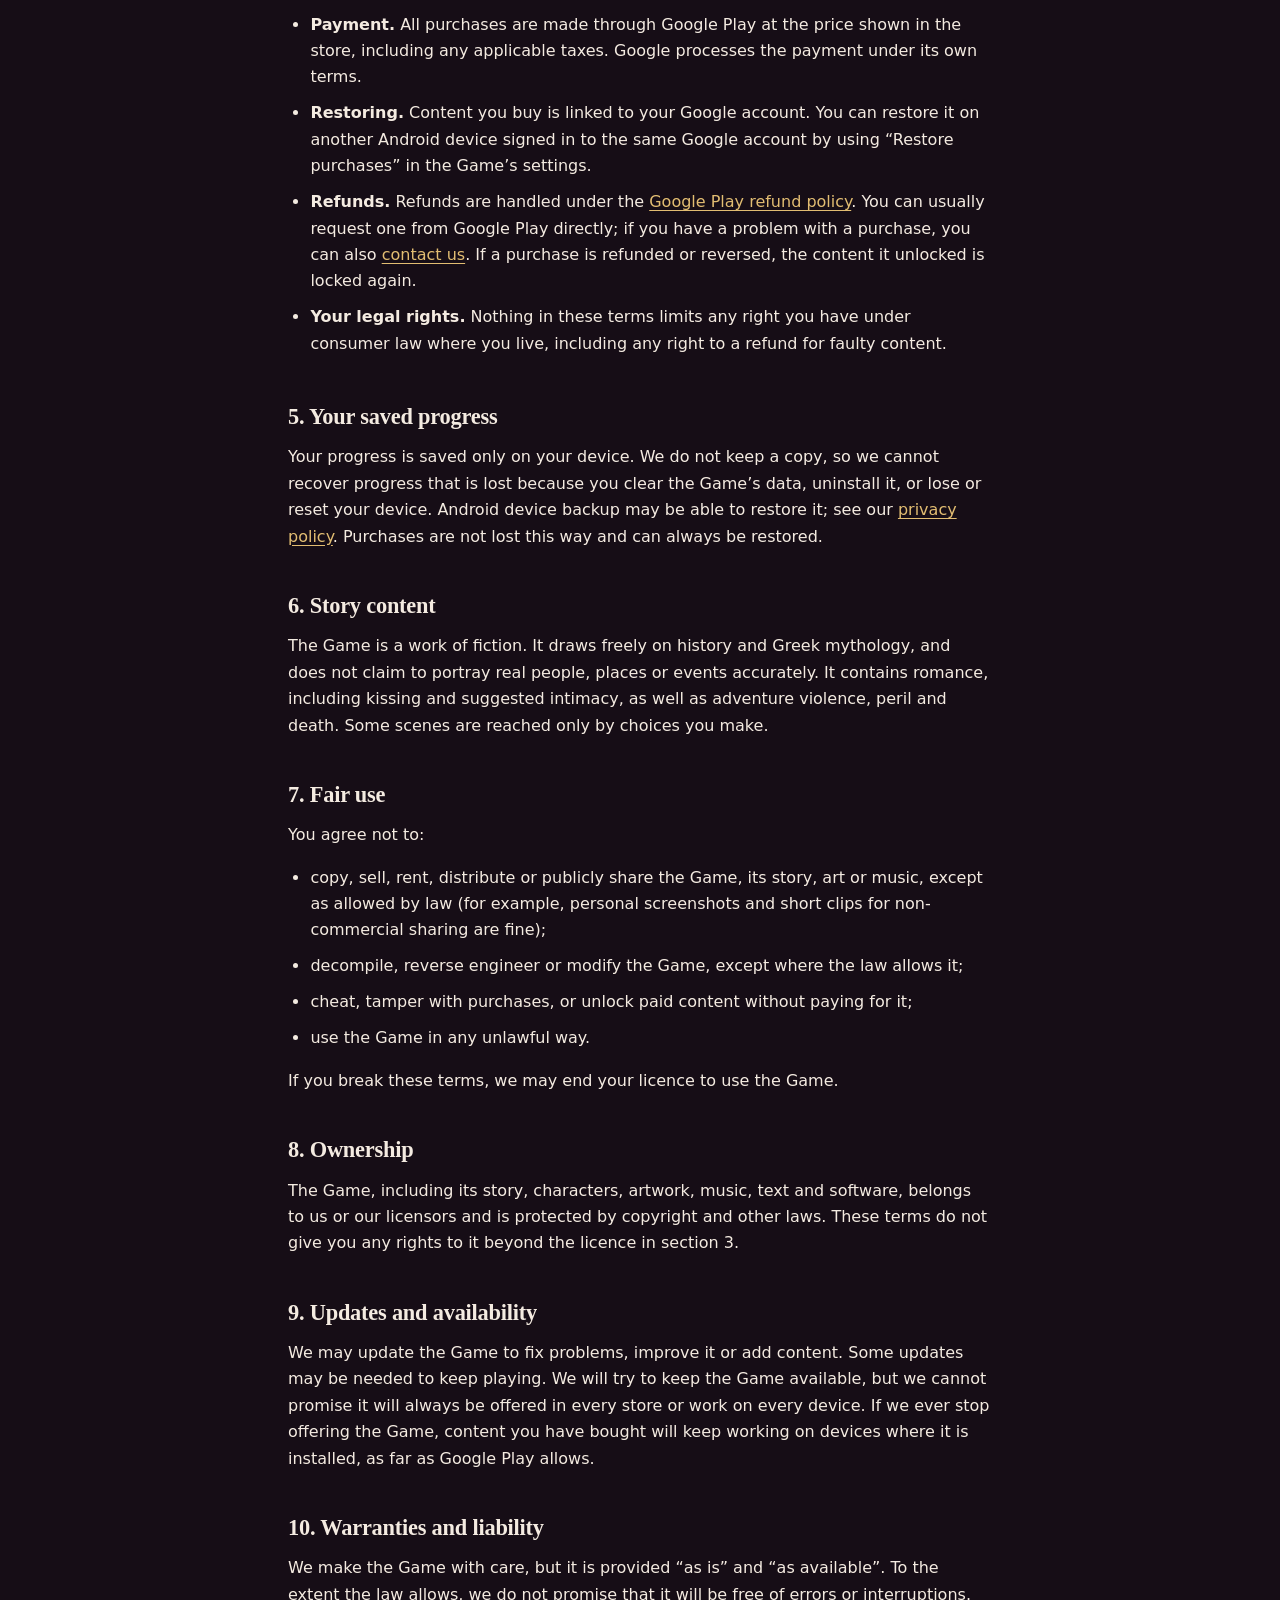
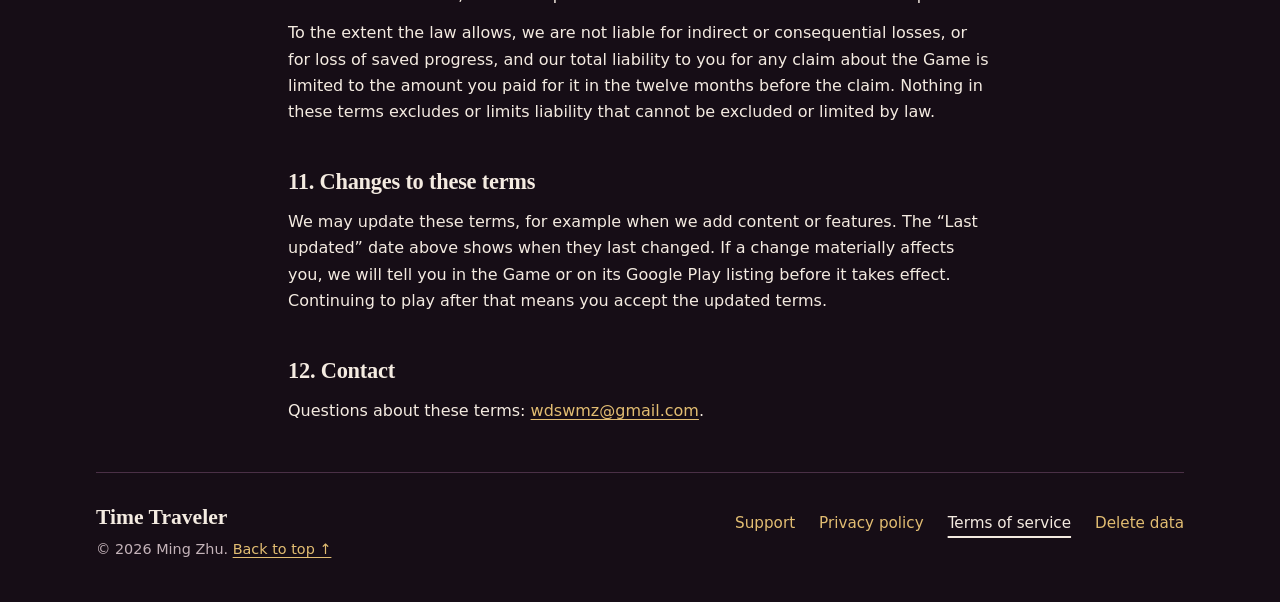
<file: terms/index.html>
<!DOCTYPE html>
<html lang="en">
<head>
  <meta charset="utf-8">
  <meta name="viewport" content="width=device-width, initial-scale=1">
  <title>Terms of service | Time Traveler: Love &amp; Choices</title>
  <meta name="description" content="The terms for playing Time Traveler: Love &amp; Choices and buying its story volumes.">
  <link rel="canonical" href="https://minggamecn.github.io/time_traveler_site/terms/">
  <meta name="theme-color" content="#160d16">
  <link rel="icon" href="../favicon.png" type="image/png">
  <link rel="apple-touch-icon" href="../apple-touch-icon.png">
  <link rel="stylesheet" href="../styles.css">
</head>
<body>
<a class="skip-link" href="#main-content">Skip to content</a>
<div class="shell" id="top">
  <header class="site-header">
    <a class="brand" href="../"><img src="../assets/icon-256.png" alt="" width="36" height="36">Time Traveler</a>
    <nav class="site-links" aria-label="Main navigation"><a href="../support/">Support</a><a href="../privacy/">Privacy</a><a aria-current="page" href="../terms/">Terms</a><a href="../delete-account/">Delete data</a></nav>
  </header>

  <main id="main-content" tabindex="-1" class="document">
    <p class="eyebrow">Policies</p>
    <h1>Terms of service</h1>
    <p class="intro">These terms apply when you download, play or buy content in Time Traveler: Love &amp; Choices (the “Game”). Please read them together with our <a href="../privacy/">privacy policy</a>.</p>
    <p class="policy-date">Effective: <time datetime="2026-10-24">2026-10-24</time> · Last updated: <time datetime="2026-10-24">2026-10-24</time></p>

    <nav class="contents" aria-label="On this page">
      <h2>On this page</h2>
      <ol>
        <li><a href="#agreement">Agreement and operator</a></li>
        <li><a href="#eligibility">Who can play</a></li>
        <li><a href="#licence">Your licence to play</a></li>
        <li><a href="#purchases">Purchases and refunds</a></li>
        <li><a href="#saves">Your saved progress</a></li>
        <li><a href="#content">Story content</a></li>
        <li><a href="#conduct">Fair use</a></li>
        <li><a href="#ip">Ownership</a></li>
        <li><a href="#changes-game">Updates and availability</a></li>
        <li><a href="#liability">Warranties and liability</a></li>
        <li><a href="#changes-terms">Changes to these terms</a></li>
        <li><a href="#contact">Contact</a></li>
      </ol>
    </nav>

    <section id="agreement" aria-labelledby="agreement-title">
      <h2 id="agreement-title">1. Agreement and operator</h2>
      <p>The Game is made and operated by Ming Zhu, an independent developer (“we”, “us”). By installing or playing the Game you agree to these terms. If you do not agree, please do not use the Game. Your use of Google Play is also governed by Google’s own terms.</p>
    </section>

    <section id="eligibility" aria-labelledby="eligibility-title">
      <h2 id="eligibility-title">2. Who can play</h2>
      <p>The Game is a romance story for teens and adults; see its age rating on Google Play. If you are under the age at which you can agree to a contract where you live, you may play only with the permission of a parent or guardian, who accepts these terms on your behalf and is responsible for any purchases.</p>
    </section>

    <section id="licence" aria-labelledby="licence-title">
      <h2 id="licence-title">3. Your licence to play</h2>
      <p>We give you a personal, non-exclusive, non-transferable, revocable licence to install and play the Game on devices you own or control, for your own non-commercial entertainment. The licence covers the free chapters and any content you have bought. It is not a sale of the Game or its content.</p>
    </section>

    <section id="purchases" aria-labelledby="purchases-title">
      <h2 id="purchases-title">4. Purchases and refunds</h2>
      <ul>
        <li><strong>Free and paid content.</strong> Chapters 1–3 are free. Volume 1 (chapters 4–24) is a one-time purchase. Future chapters may be offered as separate volumes, each sold on its own; buying one volume does not include later ones.</li>
        <li><strong>Payment.</strong> All purchases are made through Google Play at the price shown in the store, including any applicable taxes. Google processes the payment under its own terms.</li>
        <li><strong>Restoring.</strong> Content you buy is linked to your Google account. You can restore it on another Android device signed in to the same Google account by using “Restore purchases” in the Game’s settings.</li>
        <li><strong>Refunds.</strong> Refunds are handled under the <a href="https://support.google.com/googleplay/answer/2479637">Google Play refund policy</a>. You can usually request one from Google Play directly; if you have a problem with a purchase, you can also <a href="../support/">contact us</a>. If a purchase is refunded or reversed, the content it unlocked is locked again.</li>
        <li><strong>Your legal rights.</strong> Nothing in these terms limits any right you have under consumer law where you live, including any right to a refund for faulty content.</li>
      </ul>
    </section>

    <section id="saves" aria-labelledby="saves-title">
      <h2 id="saves-title">5. Your saved progress</h2>
      <p>Your progress is saved only on your device. We do not keep a copy, so we cannot recover progress that is lost because you clear the Game’s data, uninstall it, or lose or reset your device. Android device backup may be able to restore it; see our <a href="../privacy/#backup">privacy policy</a>. Purchases are not lost this way and can always be restored.</p>
    </section>

    <section id="content" aria-labelledby="content-title">
      <h2 id="content-title">6. Story content</h2>
      <p>The Game is a work of fiction. It draws freely on history and Greek mythology, and does not claim to portray real people, places or events accurately. It contains romance, including kissing and suggested intimacy, as well as adventure violence, peril and death. Some scenes are reached only by choices you make.</p>
    </section>

    <section id="conduct" aria-labelledby="conduct-title">
      <h2 id="conduct-title">7. Fair use</h2>
      <p>You agree not to:</p>
      <ul>
        <li>copy, sell, rent, distribute or publicly share the Game, its story, art or music, except as allowed by law (for example, personal screenshots and short clips for non-commercial sharing are fine);</li>
        <li>decompile, reverse engineer or modify the Game, except where the law allows it;</li>
        <li>cheat, tamper with purchases, or unlock paid content without paying for it;</li>
        <li>use the Game in any unlawful way.</li>
      </ul>
      <p>If you break these terms, we may end your licence to use the Game.</p>
    </section>

    <section id="ip" aria-labelledby="ip-title">
      <h2 id="ip-title">8. Ownership</h2>
      <p>The Game, including its story, characters, artwork, music, text and software, belongs to us or our licensors and is protected by copyright and other laws. These terms do not give you any rights to it beyond the licence in section 3.</p>
    </section>

    <section id="changes-game" aria-labelledby="changes-game-title">
      <h2 id="changes-game-title">9. Updates and availability</h2>
      <p>We may update the Game to fix problems, improve it or add content. Some updates may be needed to keep playing. We will try to keep the Game available, but we cannot promise it will always be offered in every store or work on every device. If we ever stop offering the Game, content you have bought will keep working on devices where it is installed, as far as Google Play allows.</p>
    </section>

    <section id="liability" aria-labelledby="liability-title">
      <h2 id="liability-title">10. Warranties and liability</h2>
      <p>We make the Game with care, but it is provided “as is” and “as available”. To the extent the law allows, we do not promise that it will be free of errors or interruptions.</p>
      <p>To the extent the law allows, we are not liable for indirect or consequential losses, or for loss of saved progress, and our total liability to you for any claim about the Game is limited to the amount you paid for it in the twelve months before the claim. Nothing in these terms excludes or limits liability that cannot be excluded or limited by law.</p>
    </section>

    <section id="changes-terms" aria-labelledby="changes-terms-title">
      <h2 id="changes-terms-title">11. Changes to these terms</h2>
      <p>We may update these terms, for example when we add content or features. The “Last updated” date above shows when they last changed. If a change materially affects you, we will tell you in the Game or on its Google Play listing before it takes effect. Continuing to play after that means you accept the updated terms.</p>
    </section>

    <section id="contact" aria-labelledby="contact-title">
      <h2 id="contact-title">12. Contact</h2>
      <p>Questions about these terms: <a href="mailto:wdswmz@gmail.com">wdswmz@gmail.com</a>.</p>
    </section>
  </main>

  <footer class="site-footer">
    <div><a class="brand" href="../">Time Traveler</a><p>© 2026 Ming Zhu. <a href="#top">Back to top ↑</a></p></div>
    <nav class="site-links" aria-label="Footer navigation"><a href="../support/">Support</a><a href="../privacy/">Privacy policy</a><a aria-current="page" href="../terms/">Terms of service</a><a href="../delete-account/">Delete data</a></nav>
  </footer>
</div>
</body>
</html>
</file>
<file: styles.css>
/* Time Traveler site: the game's plum night, gold trim and ember-red crystal. */
:root {
  color-scheme: dark;
  --bg: #160d16;
  --surface: #221521;
  --surface-2: #2d1b2b;
  --line: #4a3046;
  --text: #f4ebe1;
  --muted: #c4b3b9;
  --gold: #e2bd72;
  --gold-soft: #f3dcaa;
  --ember: #e0533f;
  --focus: #ffd98a;
  font-family: system-ui, -apple-system, "Segoe UI", Roboto, sans-serif;
  color: var(--text);
  background: var(--bg);
  line-height: 1.65;
}
* { box-sizing: border-box; }
body { margin: 0; background: var(--bg); }
a { color: var(--gold); text-underline-offset: .2em; }
a:hover { color: var(--gold-soft); }
a:focus-visible { outline: 3px solid var(--focus); outline-offset: 4px; border-radius: 2px; }
p { margin: .75rem 0; overflow-wrap: anywhere; }
h1, h2, h3 { font-family: Georgia, "Times New Roman", serif; font-weight: 600; letter-spacing: -.01em; }
img { max-width: 100%; height: auto; }

.skip-link { position: absolute; top: -10rem; left: 1rem; padding: .75rem 1rem; background: var(--text); color: var(--bg); z-index: 2; }
.skip-link:focus { top: 1rem; }

.shell { max-width: 72rem; margin: auto; padding: 1.5rem 2rem; }
.site-header { display: flex; align-items: center; justify-content: space-between; flex-wrap: wrap; gap: .75rem 1.5rem; padding-bottom: 1.25rem; border-bottom: 1px solid var(--line); }
.brand { display: inline-flex; align-items: center; gap: .65rem; font: 600 1.35rem/1.2 Georgia, serif; color: var(--text); text-decoration: none; }
.brand img { width: 2.25rem; height: 2.25rem; border-radius: .55rem; }
.brand:hover { color: var(--gold-soft); }
.site-links { display: flex; flex-wrap: wrap; gap: .25rem 1.5rem; font-size: .95rem; }
.site-links a { padding-block: .35rem; text-decoration: none; }
.site-links a:hover { text-decoration: underline; }
.site-links a[aria-current="page"] { color: var(--text); text-decoration: underline; text-decoration-thickness: 2px; text-underline-offset: .5rem; }

.eyebrow { font-size: .8rem; font-weight: 600; letter-spacing: .18em; text-transform: uppercase; color: var(--gold); margin: 0; }
.intro { font-size: 1.125rem; color: var(--muted); }
.button { display: inline-block; min-height: 3rem; padding: .75rem 1.4rem; border-radius: .4rem; color: #1b0f12; background: var(--gold); font-weight: 600; text-decoration: none; text-align: center; }
.button:hover { color: #1b0f12; background: var(--gold-soft); }
.button.secondary { color: var(--text); background: transparent; border: 1px solid var(--gold); }
.button.secondary:hover { background: var(--surface-2); color: var(--text); }

/* Homepage */
.hero { position: relative; margin: 1.5rem 0 0; border-radius: .75rem; overflow: hidden; background: var(--surface); }
.hero img { display: block; width: 100%; aspect-ratio: 2048 / 1000; object-fit: cover; }
.hero-copy { padding: 2.5rem 0 1rem; max-width: 42rem; }
.hero-copy h1 { font-size: clamp(2.4rem, 5vw, 3.75rem); line-height: 1.1; margin: .75rem 0 1rem; }
.hero-actions { display: flex; flex-wrap: wrap; gap: .75rem 1rem; margin-top: 1.75rem; }
.availability { font-size: .9rem; color: var(--muted); }
.section { padding: 3rem 0; border-top: 1px solid var(--line); margin-top: 2.5rem; }
.section > h2 { font-size: 2rem; line-height: 1.3; margin: .5rem 0 1.5rem; }
.feature-grid { display: grid; grid-template-columns: repeat(auto-fit, minmax(15rem, 1fr)); gap: 1.25rem; }
.card { padding: 1.5rem; background: var(--surface); border: 1px solid var(--line); border-radius: .5rem; }
.card h3 { font-size: 1.2rem; margin: .5rem 0; }
.card p { color: var(--muted); margin-bottom: 0; }
.eras { display: flex; flex-wrap: wrap; gap: .5rem; padding: 0; margin: 1.5rem 0 0; list-style: none; }
.eras li { padding: .35rem .85rem; border: 1px solid var(--line); border-radius: 999px; font-size: .9rem; color: var(--muted); }
.note { margin-top: 1.75rem; padding: 1rem 1.25rem; background: var(--surface); border-left: 3px solid var(--gold); color: var(--muted); }
.link-grid { display: grid; grid-template-columns: repeat(auto-fit, minmax(14rem, 1fr)); gap: 1rem; }
.link-card { display: block; padding: 1.25rem 1.5rem; background: var(--surface); border: 1px solid var(--line); border-radius: .5rem; text-decoration: none; color: var(--text); }
.link-card:hover { border-color: var(--gold); background: var(--surface-2); color: var(--text); }
.link-card h3 { margin: 0 0 .35rem; font-size: 1.1rem; color: var(--gold); }
.link-card p { margin: 0; color: var(--muted); font-size: .95rem; }

/* Policy and help pages */
.document { max-width: 44rem; margin: 2.5rem auto 3rem; }
.document h1 { font-size: clamp(2.2rem, 4.5vw, 3rem); line-height: 1.15; margin: .6rem 0 1rem; }
.policy-date { font-size: .875rem; color: var(--muted); }
.contents { margin: 2rem 0; padding: 1rem 1.25rem; background: var(--surface); border: 1px solid var(--line); border-radius: .5rem; }
.document .contents h2 { margin: 0 0 .5rem; font: 600 .85rem/1.5 system-ui, sans-serif; letter-spacing: .1em; text-transform: uppercase; color: var(--muted); }
.contents ol { margin: 0; padding-left: 1.25rem; }
.contents li { margin: .3rem 0; }
.document section { padding-top: 1.75rem; scroll-margin-top: 1rem; }
.document h2 { font-size: 1.4rem; line-height: 1.4; margin: 0 0 .75rem; }
.document h3 { font-size: 1.1rem; margin: 1.25rem 0 .5rem; }
.document li { margin: .6rem 0; }
.document ul, .document ol { padding-left: 1.4rem; }
.document section:target h2 { color: var(--gold-soft); }
.panel { margin: 1.5rem 0; padding: 1.25rem 1.5rem; background: var(--surface); border: 1px solid var(--line); border-radius: .5rem; }
.panel h2, .panel h3 { margin-top: 0; }
.panel.highlight { border-left: 3px solid var(--gold); }
.panel.warning { border-left: 3px solid var(--ember); }
.contact-email { font-size: 1.2rem; font-weight: 600; overflow-wrap: anywhere; }
pre.template { white-space: pre-wrap; padding: 1rem; border: 1px solid var(--line); border-radius: .5rem; background: var(--surface); font: .95rem/1.6 ui-monospace, Consolas, monospace; user-select: all; overflow-wrap: anywhere; }
details { margin: .75rem 0; padding: .75rem 1.1rem; background: var(--surface); border: 1px solid var(--line); border-radius: .5rem; }
details[open] { border-color: var(--gold); }
summary { cursor: pointer; font-weight: 600; }
details > :not(summary) { color: var(--muted); }

.site-footer { display: flex; flex-wrap: wrap; justify-content: space-between; align-items: flex-start; gap: 1rem 2rem; padding: 2rem 0 1rem; border-top: 1px solid var(--line); font-size: .9rem; color: var(--muted); }
.site-footer p { margin: .35rem 0 0; }

@media (max-width: 40rem) {
  .shell { padding: 1rem; }
  .hero { margin-top: 1rem; border-radius: .5rem; }
  .hero-copy { padding-top: 1.75rem; }
  .hero-actions .button { flex: 1 1 100%; }
  .section { padding: 2.25rem 0; margin-top: 1.5rem; }
  .section > h2 { font-size: 1.65rem; }
  .document { margin-top: 1.75rem; }
}
@media (prefers-reduced-motion: reduce) { * { scroll-behavior: auto !important; } }
</file>
